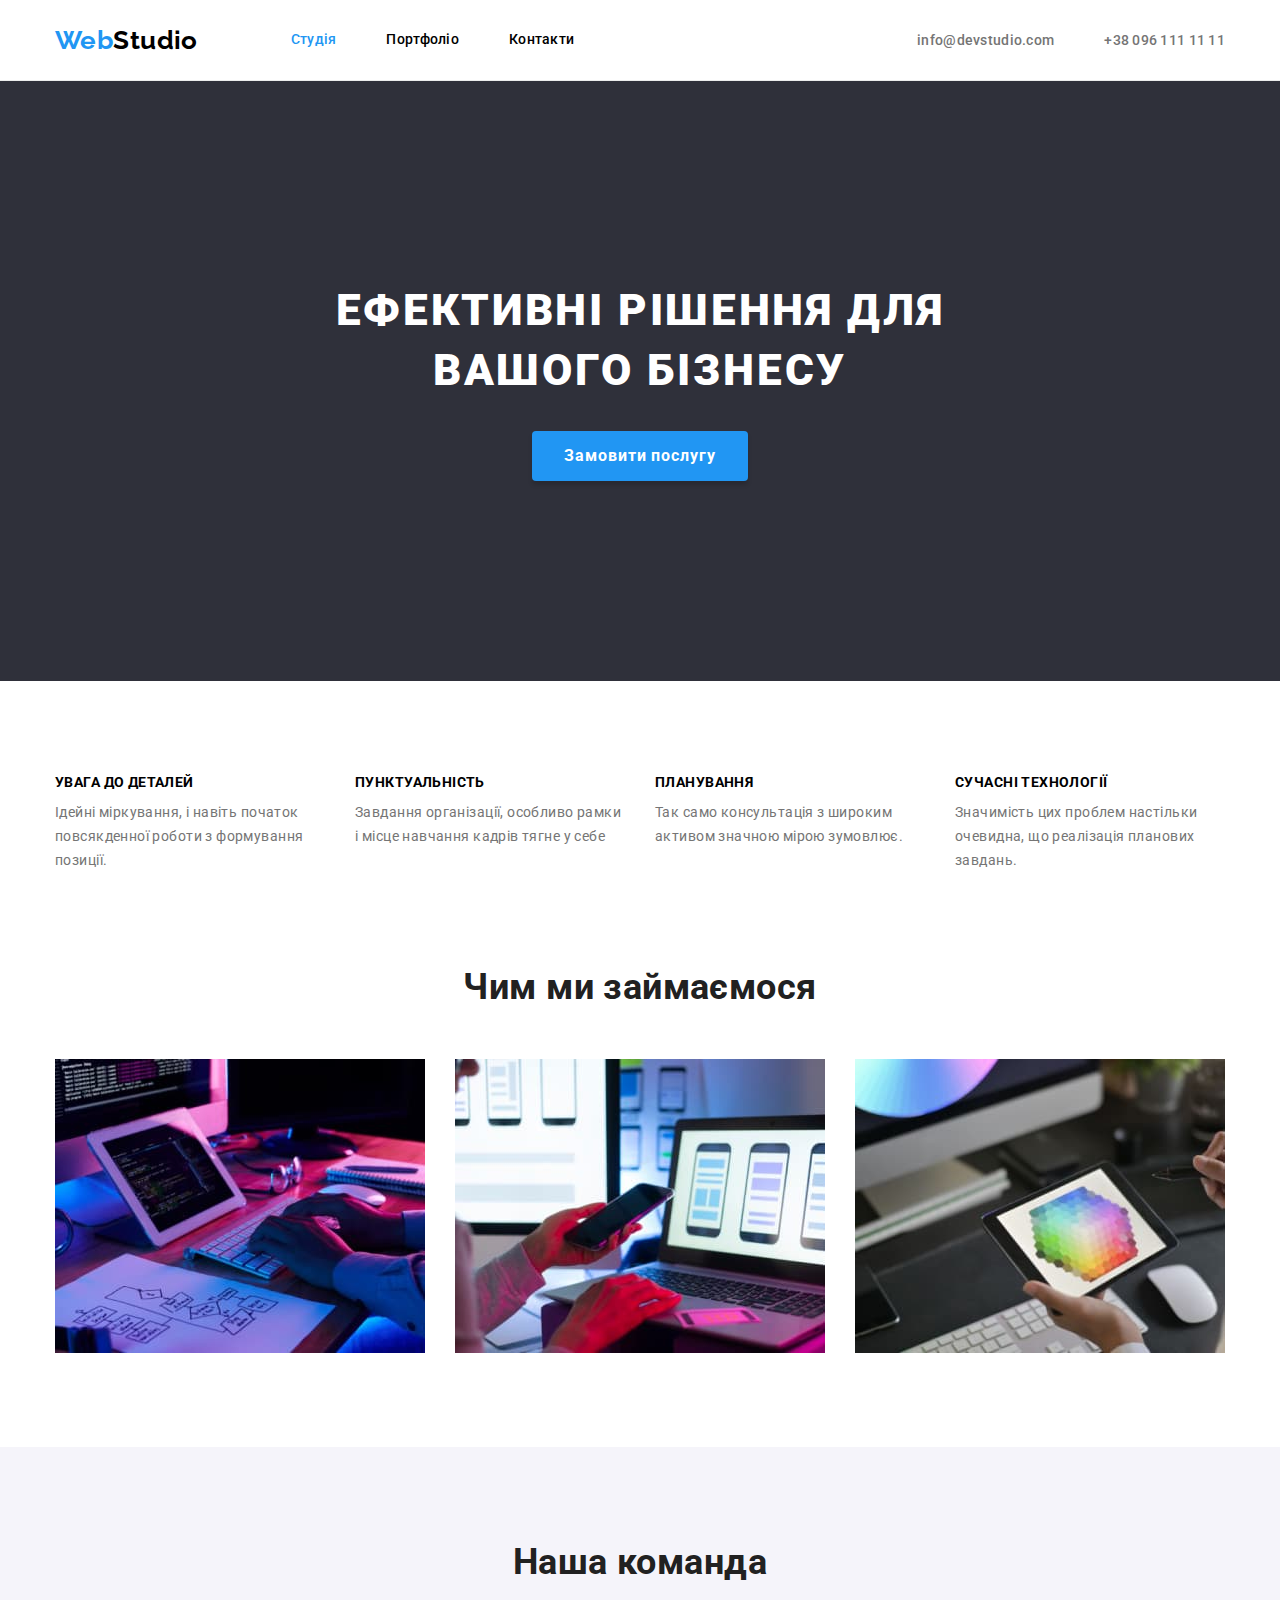
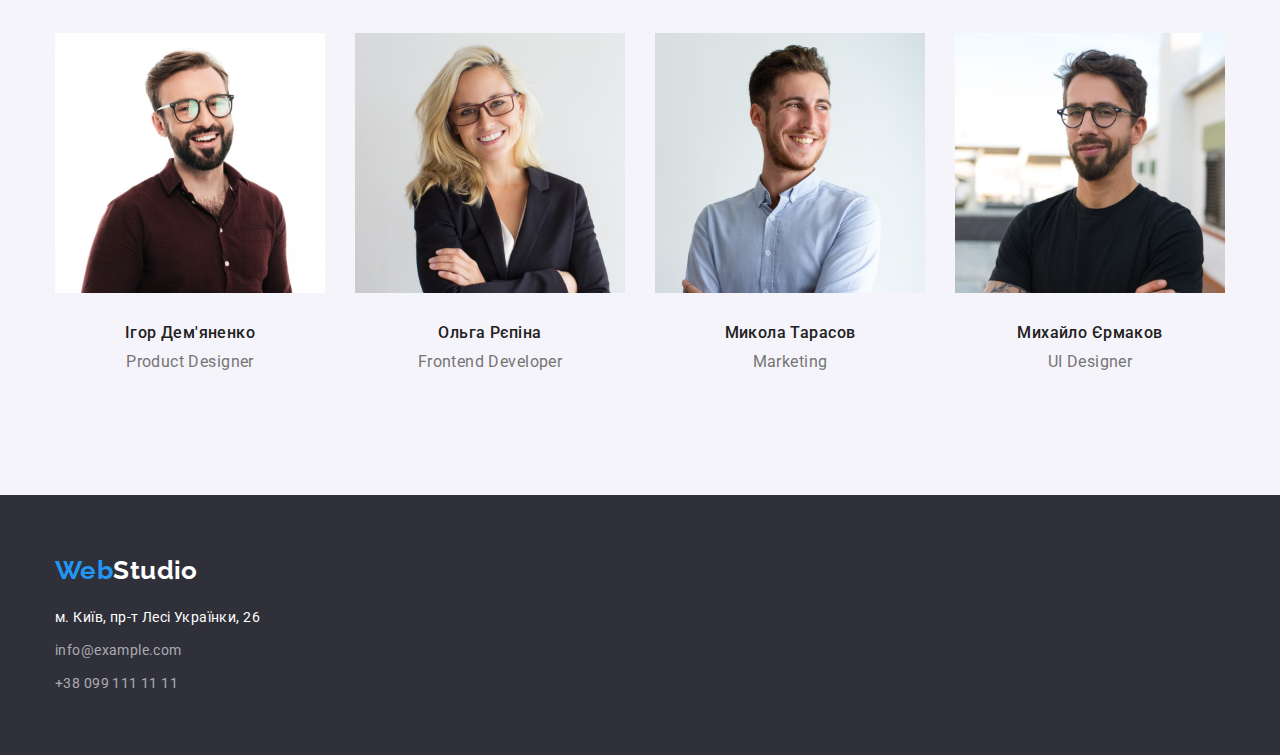
<file: index.html>
<!DOCTYPE html>
<html lang="uk">
  <head>
    <meta charset="UTF-8" />
    <meta http-equiv="X-UA-Compatible" content="IE=edge" />
    <meta name="viewport" content="width=device-width, initial-scale=1.0" />
    <link rel="preconnect" href="https://fonts.googleapis.com" />
    <link rel="preconnect" href="https://fonts.gstatic.com" crossorigin />
    <link
      href="https://fonts.googleapis.com/css2?family=Raleway:wght@700&family=Roboto:wght@400;500;700;900&display=swap"
      rel="stylesheet"
    />
    <link
      rel="stylesheet"
      href="https://cdnjs.cloudflare.com/ajax/libs/modern-normalize/1.0.0/modern-normalize.min.css"
    />
    <link rel="stylesheet" href="./css/styles.css" />
    <title>Main</title>
  </head>
  <body class="body">
    <!--Шапка сайту-->
    <header class="top-header">
      <div class="conteiner main-nav">
        <nav class="top-navigation">
          <a class="logo" href="/." lang="en">
            <span class="logo-web">Web</span
            ><span class="logo-studio">Studio</span></a
          >
          <ul class="menu">
            <li class="menu-item">
              <a class="menu-link current" href="./index.html"> Студія </a>
            </li>
            <li class="menu-item">
              <a class="menu-link" href="./portfolio.html"> Портфоліо </a>
            </li>
            <li class="menu-item">
              <a class="menu-link" href=""> Контакти </a>
            </li>
          </ul>
        </nav>
        <ul class="menu-contacts">
          <li class="contacts-link">
            <a
              class="contacts-link-phone-mail"
              href="mailto:info@devstudio.com"
              lang="en"
              >info@devstudio.com</a
            >
          </li>
          <li class="contacts-link">
            <a class="contacts-link-phone-mail" href="tel:+380961111111"
              >+38 096 111 11 11</a
            >
          </li>
        </ul>
      </div>
    </header>
    <!--Далі іде блок меін-->
    <main>
      <!--Перша секція "замовити послугу"-->
      <section class="try-us section-hero">
        <div class="conteiner tryheader">
          <h1 class="hero-header-class">
            Ефективні рішення для вашого бізнесу
          </h1>
          <button type="button" class="try-button">Замовити послугу</button>
        </div>
      </section>
      <!--Друга секція "наші переваги"-->
      <section class="bests section">
        <div class="conteiner">
          <h2 hidden>Наші переваги</h2>
          <ul class="menu-strong">
            <li class="bests-list">
              <h3 class="list-strong-item">Увага до деталей</h3>
              <p class="text-strong-item">
                Ідейні міркування, і навіть початок повсякденної роботи з
                формування позиції.
              </p>
            </li>
            <li class="bests-list">
              <h3 class="list-strong-item">Пунктуальність</h3>
              <p class="text-strong-item">
                Завдання організації, особливо рамки і місце навчання кадрів
                тягне у себе
              </p>
            </li>
            <li class="bests-list">
              <h3 class="list-strong-item">Планування</h3>
              <p class="text-strong-item">
                Так само консультація з широким активом значною мірою зумовлює.
              </p>
            </li>
            <li class="bests-list">
              <h3 class="list-strong-item">Сучасні технології</h3>
              <p class="text-strong-item">
                Значимість цих проблем настільки очевидна, що реалізація
                планових завдань.
              </p>
            </li>
          </ul>
        </div>
      </section>
      <!--Третя секція "Чим ми займаємось"-->
      <section class="works section-portfolio">
        <div class="conteiner">
          <h2 class="text-portfolio-mail">Чим ми займаємося</h2>
          <ul class="menu-portfolio">
            <li>
              <img
                src="./img/Portfolio/coding.jpg"
                alt="розробка"
                width="370"
                height="294"
              />
            </li>
            <li>
              <img
                src="./img/Portfolio/mobile.jpg"
                alt="мобіліті"
                width="370"
                height="294"
              />
            </li>
            <li>
              <img
                src="./img/Portfolio/graphic.jpg"
                alt="графіка"
                width="370"
                height="294"
              />
            </li>
          </ul>
        </div>
      </section>
      <!--Четверт секція "Наша команда"-->
      <section class="team section">
        <div class="conteiner">
          <h2 class="text-portfolio-mail teamcolor">Наша команда</h2>
          <ul class="team-menu">
            <li>
              <img
                class="teampicture"
                src="./img/Team/demyanenko.jpg"
                alt="demyanenko"
                width="270"
                height="260"
              />
              <div class="team-discription">
                <h3 class="team-name">Ігор Дем'яненко</h3>
                <p lang="en" class="team-profession">Product Designer</p>
              </div>
            </li>
            <li>
              <img
                class="teampicture"
                src="./img/Team/repina.jpg"
                alt="repina"
                width="270"
                height="260"
              />
              <div class="team-discription">
                <h3 class="team-name">Ольга Рєпіна</h3>
                <p lang="en" class="team-profession">Frontend Developer</p>
              </div>
            </li>
            <li>
              <img
                class="teampicture"
                src="./img/Team/tarasov.jpg"
                alt="tarasov"
                width="270"
                height="260"
              />
            <div class="team-discription">
              <h3 class="team-name">Микола Тарасов</h3>
              <p lang="en" class="team-profession">Marketing</p>
            </div>
            </li>
            <li>
              <img
                class="teampicture"
                src="./img/Team/ermakov.jpg"
                alt="ermakov"
                width="270"
                height="260"
              />
            <div class="team-discription">
              <h3 class="team-name">Михайло Єрмаков</h3>
              <p lang="en" class="team-profession">UI Designer</p>
            </div>
            </li>
          </ul>
        </div>
      </section>
    </main>
    <!--Далі йдемо до підвалу-->
    <footer class="footer-main">
      <div class="conteiner">
        <a class="logo-button" href="/." lang="en">
          <span class="logo-web">Web</span
          ><span class="logo-studio logo-studio-footer">Studio</span></a
        >
        <address class="father-adress">
          <ul class="footer-adress-menu">
            <li class="footer-links">
              <a
                class="footer-contact-link mailto"
                href="https://goo.gl/maps/aKqt5xky7KFVWU1r5"
                target="_blank"
                rel="noopener noreferrer"
                >м. Київ, пр-т Лесі Українки, 26</a
              >
            </li>
            <li class="footer-links">
              <a class="footer-contact-link" href="mailto:info@example.com"
                >info@example.com</a
              >
            </li>
            <li class="footer-links">
              <a class="footer-contact-link" href="tel:+380991111111"
                >+38 099 111 11 11</a
              >
            </li>
          </ul>
        </address>
      </div>
    </footer>
  </body>
</html>
</file>
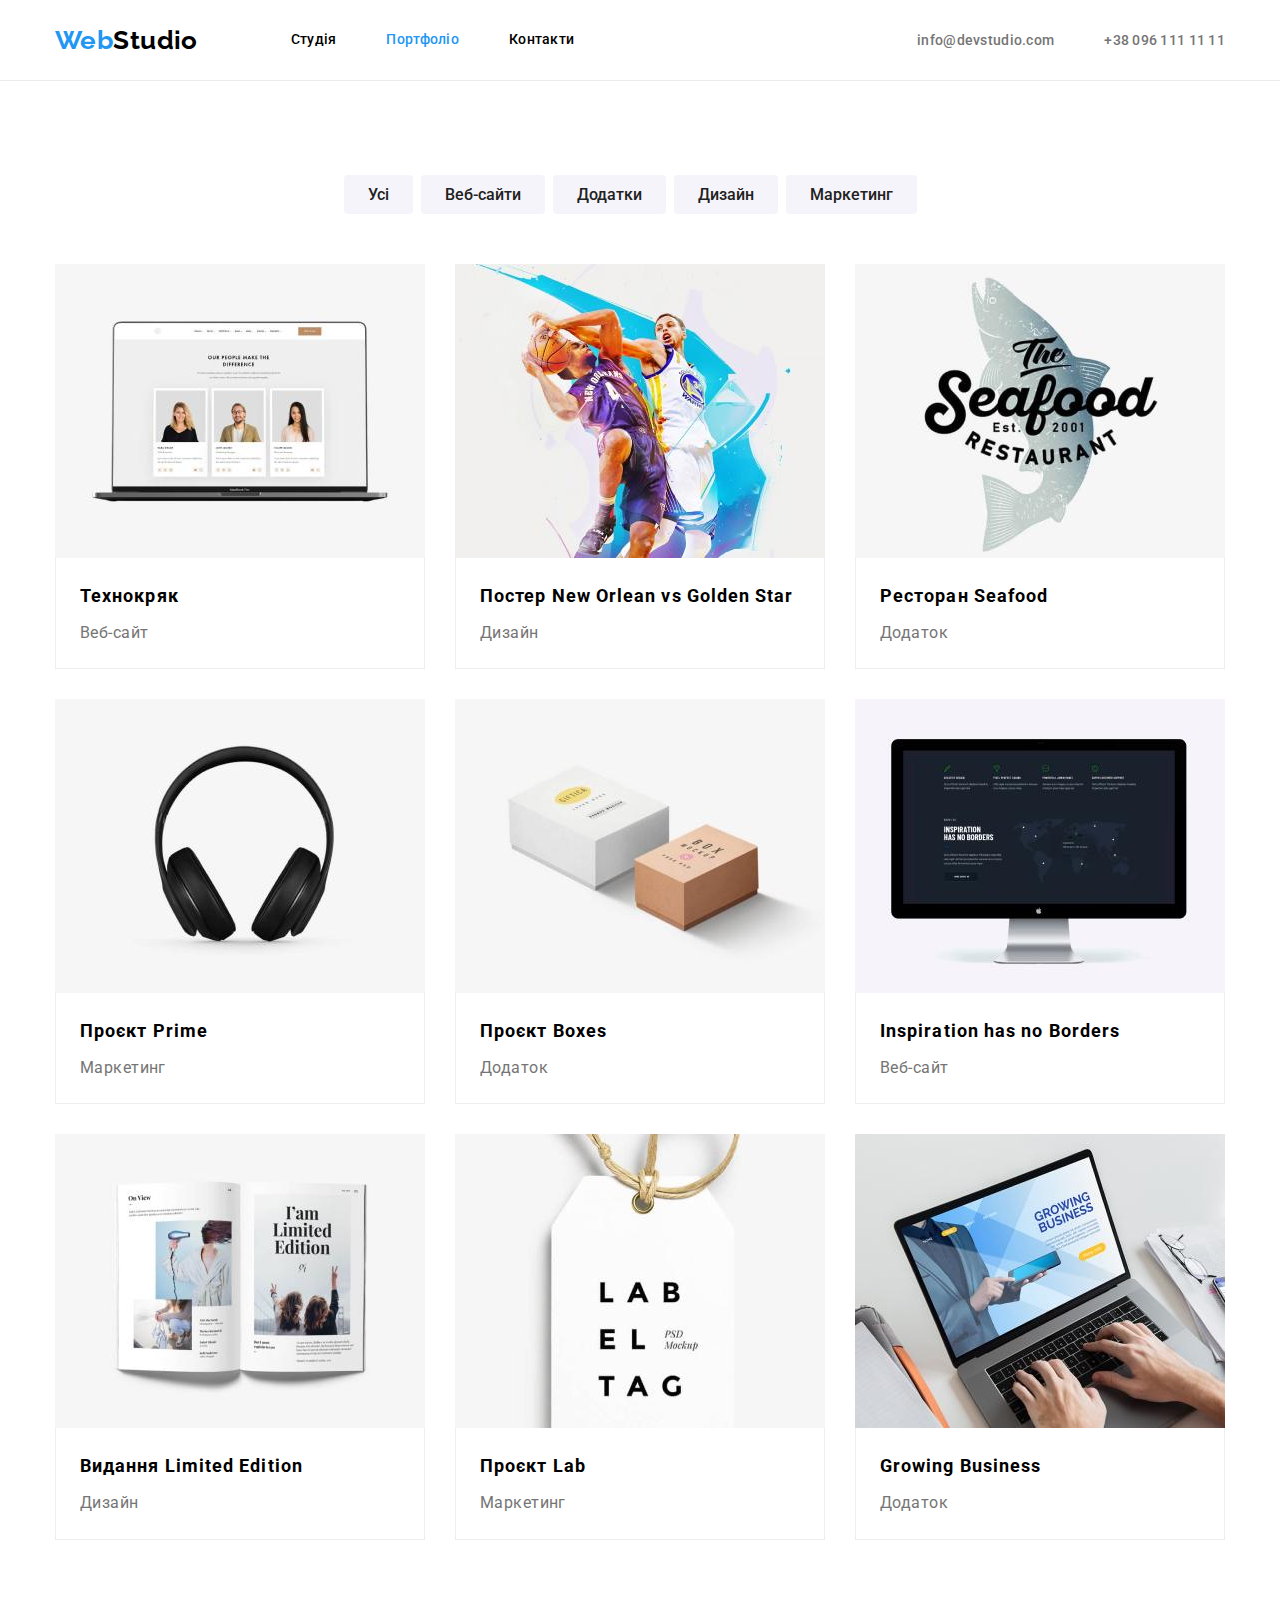
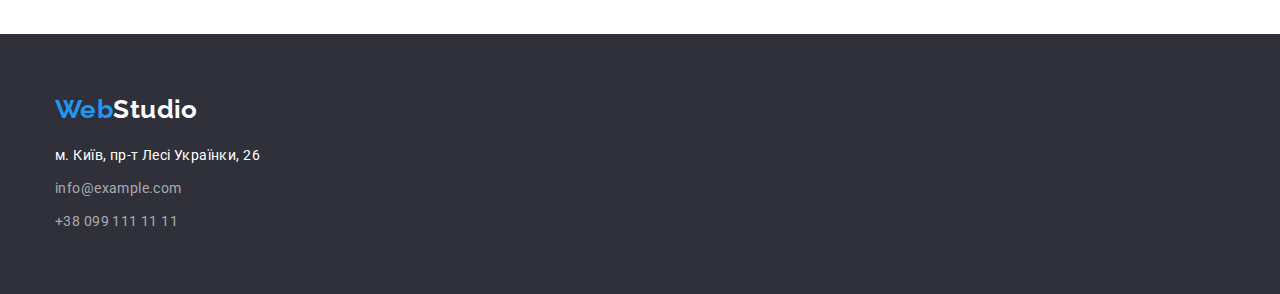
<file: portfolio.html>
<!DOCTYPE html>
<html lang="uk">
  <head>
    <meta charset="UTF-8" />
    <meta http-equiv="X-UA-Compatible" content="IE=edge" />
    <meta name="viewport" content="width=device-width, initial-scale=1.0" />
    <link rel="preconnect" href="https://fonts.googleapis.com" />
    <link rel="preconnect" href="https://fonts.gstatic.com" crossorigin />
    <link
      href="https://fonts.googleapis.com/css2?family=Raleway:wght@700&family=Roboto:wght@400;500;700;900&display=swap"
      rel="stylesheet"
    />
    <link
      rel="stylesheet"
      href="https://cdnjs.cloudflare.com/ajax/libs/modern-normalize/1.0.0/modern-normalize.min.css"
    />
    <link rel="stylesheet" href="./css/styles.css" />
    <title>Portfolio</title>
  </head>
  <body class="body">
    <!--Header-->
    <header class="top-header">
      <div class="conteiner main-nav">
        <nav class="top-navigation">
          <a class="logo" href="/." lang="en">
            <span class="logo-web">Web</span
            ><span class="logo-studio">Studio</span></a
          >
          <ul class="menu">
            <li class="menu-item">
              <a class="menu-link" href="./index.html"> Студія </a>
            </li>
            <li class="menu-item">
              <a class="menu-link current" href="./portfolio.html">
                Портфоліо
              </a>
            </li>
            <li class="menu-item">
              <a class="menu-link" href=""> Контакти </a>
            </li>
          </ul>
        </nav>
        <ul class="menu-contacts">
          <li class="contacts-link">
            <a
              class="contacts-link-phone-mail"
              href="mailto:info@devstudio.com"
              lang="en"
              >info@devstudio.com</a
            >
          </li>
          <li class="contacts-link">
            <a class="contacts-link-phone-mail" href="tel:+380961111111"
              >+38 096 111 11 11</a
            >
          </li>
        </ul>
      </div>
    </header>
    <!--Main-->
    <main>
      <!--UL з кнопками-->
      <section class="main-section">
        <div class="conteiner">
          <h1 hidden>Large section</h1>
          <ul class="buttons-menu">
            <li><button type="button" class="button-portfolio">Усі</button></li>
            <li>
              <button type="button" class="button-portfolio">Веб-сайти</button>
            </li>
            <li>
              <button type="button" class="button-portfolio">Додатки</button>
            </li>
            <li>
              <button type="button" class="button-portfolio">Дизайн</button>
            </li>
            <li>
              <button type="button" class="button-portfolio last">
                Маркетинг
              </button>
            </li>
          </ul>
          <!--UL з картинками-->
          <ul class="pictures-list">
            <li class="lists-blocks">
              <img
                src="./img/Pageportfolio/mac.jpg"
                alt="Макбук"
                width="370"
                height="294"
              />
            <div class="options-discription">
              <h2 class="name-picture-section">Технокряк</h2>
              <p class="caption-picture-section">Веб-сайт</p>
            </div>
            </li>
            <li class="lists-blocks">
              <img
                src="./img/Pageportfolio/basketball.jpg"
                alt="Баскетбол"
                width="370"
                height="294"
              />
            <div class="options-discription">
              <h2 class="name-picture-section">
                Постер <span lang="en">New Orlean vs Golden Star</span>
              </h2>
              <p class="caption-picture-section">Дизайн</p>
            </div>
            </li>
            <li class="lists-blocks">
              <img
                src="./img/Pageportfolio/fish.jpg"
                alt="Рибамоя"
                width="370"
                height="294"
              />
            <div class="options-discription">  
              <h2 class="name-picture-section">
                Ресторан <span lang="en">Seafood</span>
              </h2>
              <p class="caption-picture-section">Додаток</p>
            </div>
            </li>
            <li class="lists-blocks">
              <img
                src="./img/Pageportfolio/headphone.jpg"
                alt="навушники"
                width="370"
                height="294"
              />
            <div class="options-discription">
              <h2 class="name-picture-section">
                Проєкт <span lang="en">Prime</span>
              </h2>
              <p class="caption-picture-section">Маркетинг</p>
            </div>
              
            </li>
            <li class="lists-blocks">
              <img
                src="img/Pageportfolio/box.jpg"
                alt="Коробки"
                width="370"
                height="294"
              />
            <div class="options-discription">
              <h2 class="name-picture-section">
                Проєкт <span lang="en">Boxes</span>
              </h2>
              <p class="caption-picture-section">Додаток</p>
            </div>
  
            </li>
            <li class="lists-blocks">
              <img
                src="./img/Pageportfolio/monitor.jpg"
                alt="Монітор"
                width="370"
                height="294"
              />
            <div class="options-discription">
              <h2 class="name-picture-section">
              <span lang="en">Inspiration has no Borders</span>
            </h2>
            <p class="caption-picture-section">Веб-сайт</p>
          </div>
            </li>
            <li class="lists-blocks">
              <img
                src="./img/Pageportfolio/journal.jpg"
                alt="Журнал"
                width="370"
                height="294"
              />
            <div class="options-discription">
              <h2 class="name-picture-section">
              Видання <span lang="en">Limited Edition</span>
              </h2>
              <p class="caption-picture-section">Дизайн</p>
            </div>
            </li>
            <li class="lists-blocks">
              <img
                src="./img/Pageportfolio/birka.jpg"
                alt="Бірка"
                width="370"
                height="294"
              />
              <div class="options-discription">
                <h2 class="name-picture-section">
                Проєкт <span lang="en">Lab</span>
                </h2>
                <p class="caption-picture-section">Маркетинг</p>
              </div>
            </li>
            <li class="lists-blocks">
              <img
                src="./img/Pageportfolio/notebook.jpg"
                alt="Ноутбук"
                width="370"
                height="294"
              />
              <div class="options-discription">
                <h2 class="name-picture-section">
                  <span lang="en">Growing Business</span>
                </h2>
                <p class="caption-picture-section">Додаток</p>
              </div>
            </li>
          </ul>
        </div>
      </section>
    </main>
    <!--Footer-->
    <footer class="footer-main">
      <div class="conteiner">
        <a class="logo-button" href="/." lang="en">
          <span class="logo-web">Web</span
          ><span class="logo-studio logo-studio-footer">Studio</span></a
        >
        <address class="father-adress">
          <ul class="footer-adress-menu">
            <li class="footer-links">
              <a
                class="footer-contact-link mailto"
                href="https://goo.gl/maps/aKqt5xky7KFVWU1r5"
                target="_blank"
                rel="noopener noreferrer"
                >м. Київ, пр-т Лесі Українки, 26</a
              >
            </li>
            <li class="footer-links">
              <a class="footer-contact-link" href="mailto:info@example.com"
                >info@example.com</a
              >
            </li>
            <li class="footer-links">
              <a class="footer-contact-link" href="tel:+380991111111"
                >+38 099 111 11 11</a
              >
            </li>
          </ul>
        </address>
      </div>
    </footer>
  </body>
</html>
</file>
<file: css/styles.css>
.body {
  font-family: "Roboto", sans-serif;
  font-size: 14px;
  letter-spacing: 0.03em;
  font-weight: 500;
  background-color: var(--white-color);
}

:root {
  --brand-color: #000000;
  --gray-color: #757575;
  --blue-color: #2196f3;
  --try-button-focus: cornflowerblue;
  --white-color: #ffffff;
  --our-team-bg: #f5f4fa;
  --main-bg-color: #2f303a;
  --button-portfolio-color: #212121;
  --portfolio-border: #eeeeee;
  --header-border: #ececec;
}
a {
  cursor: pointer;
  text-decoration: none;
}
a:hover {
  text-decoration: none;
}
a:visited {
  text-decoration: none;
}
a:active {
  text-decoration: none;
}
button {
  cursor: pointer;
}
/* Reset h,p,ul */

h1,
h2,
h3,
h4,
p,
ul {
  margin: 0;
  padding: 0;
}

/* Reset Default img */
img {
  display: block;
  max-width: 100%;
  height: auto;
}

/* MAIN PAGE */

/* Paddings for sections */
.section {
  padding-top: 94px;
  padding-bottom: 94px;
}

.section-hero {
  padding-top: 200px;
  padding-bottom: 200px;
}

.section-portfolio {
  /* В макете нет верхнего падинга поэтому обнуляем */
  padding-top: 0;
  padding-bottom: 94px;
}

/* Header */
/* Logo */

.top-header {
  border-bottom: 1px solid var(--header-border);
}
.conteiner {
  /* outline: 2px solid tomato; */
  width: 1200px;
  margin-left: auto;
  margin-right: auto;
  padding-left: 15px;
  padding-right: 15px;
}

.main-nav {
  display: flex;
  align-items: center;
}

.top-navigation {
  display: flex;
  align-items: center;
}

.logo {
  text-decoration: none;
  list-style-type: none;
  margin-right: 93px;
}
.logo-web {
  font-family: "Raleway";
  font-weight: 700;
  font-size: 26px;
  line-height: 1.19;
  color: var(--blue-color);
  text-decoration: none;
}
.logo-studio {
  font-family: "Raleway";
  font-weight: 700;
  font-size: 26px;
  line-height: 1.19;
  color: var(--brand-color);
}
/* Li */
.menu {
  list-style-type: none;
  display: flex;
}

.menu-item:not(:last-child) {
  margin-right: 50px;
}

.menu-link {
  display: block;
  line-height: 1.14;
  letter-spacing: 0.02em;
  color: var(--brand-color);
  padding-top: 32px;
  padding-bottom: 32px;
}
.menu-link:focus,
.menu-link:hover {
  color: var(--blue-color);
}

.current {
  color: var(--blue-color);
}
.menu-contacts {
  display: flex;
  margin-left: auto;
  list-style-type: none;
}

.contacts-link:not(:first-child) {
  margin-left: 50px;
}

.contacts-link-phone-mail {
  line-height: 1.14;
  letter-spacing: 0.02em;
  color: var(--gray-color);
}
.contacts-link-phone-mail:focus,
.contacts-link-phone-mail:hover {
  color: var(--blue-color);
}
/*Перша секція "замовити послугу"*/

.try-us {
  background-color: var(--main-bg-color);
}
.hero-header-class {
  margin-left: 235px;
  margin-right: 235px;
  margin-top: 0;
  margin-bottom: 30px;
  font-weight: 900;
  font-size: 44px;
  line-height: 1.36;
  text-align: center;
  letter-spacing: 0.06em;
  color: var(--white-color);
  text-transform: uppercase;

  /* outline: 2px solid tomato; */
}
.try-button {
  display: block;
  margin: 0 auto;
  padding: 10px 32px 10px 32px;
  align-items: center;
  text-align: center;
  font-family: "Roboto";
  font-weight: 700;
  font-size: 16px;
  line-height: 1.88;
  justify-content: center;
  letter-spacing: 0.06em;
  color: var(--white-color);
  background-color: var(--blue-color);
  box-shadow: 0px 4px 4px rgba(0, 0, 0, 0.15);
  border-radius: 4px;
  border: none;

  /* outline: 2px solid tomato; */
}
.try-button:hover,
.try-button:focus {
  background: var(--try-button-focus);
}
/*Друга секція "наші переваги"*/

.menu-strong {
  list-style-type: none;
  display: flex;
}
.list-strong-item {
  margin-bottom: 10px;
  font-size: 14px;
  font-weight: 700;
  line-height: 1.14;
  text-transform: uppercase;
  color: var(--brand-color);
}

.bests-list {
  width: 270px;
}

.bests-list:not(:last-child) {
  margin-right: 30px;
}
/*Нижче я вказав фонт вейт 400, бо за замовченням я поставив 500*/
.text-strong-item {
  font-weight: 400;
  line-height: 1.71;
  color: var(--gray-color);
}
/*Третя секція "Чим ми займаємось"*/
.works {
  background-color: var(--white-color);
}
.text-portfolio-mail {
  margin-bottom: 50px;
  font-style: normal;
  font-weight: 700;
  font-size: 36px;
  line-height: 1.17;
  text-align: center;
  color: var(--button-portfolio-color);
}
.menu-portfolio {
  display: flex;
  justify-content: space-between;
  list-style-type: none;
}
/*Четверт секція "Наша команда"*/

.team {
  background-color: var(--our-team-bg);
}

.team-menu {
  display: flex;
  justify-content: space-between;
  list-style-type: none;
}


.team-discription{
  padding-top: 30px;
  padding-bottom: 30px;
}

.team-name {
  margin-bottom: 10px;
  font-weight: 500;
  font-size: 16px;
  line-height: 1.19;
  text-align: center;
  color: var(--button-portfolio-color);
}
.team-profession {
  font-weight: 400;
  font-size: 16px;
  line-height: 1.19;
  text-align: center;
  color: var(--gray-color);
}
/* Далі йдемо до підвалу */
.footer-main {
  padding-top: 60px;
  padding-bottom: 60px;
  background-color: var(--main-bg-color);
}

.father-adress {
  margin-top: 20px;
}
.footer-adress-menu {
  list-style-type: none;
}
.footer-contact-link {
  font-weight: 400;
  text-decoration: none;
  font-style: normal;
  line-height: 1.71;
  color: rgba(255, 255, 255, 0.6);
}
.footer-links:not(:last-child) {
  margin-bottom: 9px;
}
.mailto {
  color: var(--white-color);
}
.footer-contact-link:focus,
.footer-contact-link:hover {
  color: var(--blue-color);
}
.logo-studio-footer {
  color: var(--white-color);
}
/* Portfolio Page*/
.main-section {
  background-color: var(--white-color);
  padding-top: 94px;
  padding-bottom: 94px;
}
/* UL with buttons*/
.buttons-menu {
  display: flex;
  justify-content: center;
  margin-right: 20px;
  margin-bottom: 50px;
  list-style-type: none;
}
.button-portfolio {
  padding: 6px 24px 6px 24px;
  font-style: normal;
  margin-right: 8px;
  background-color: var(--our-team-bg);
  font-family: "Roboto";
  font-weight: 500;
  font-size: 16px;
  line-height: 1.71;
  text-align: center;
  color: var(--button-portfolio-color);
  border-radius: 4px;
  border: none;
}
.button-portfolio:focus,
.button-portfolio:hover {
  color: var(--white-color);
  background-color: var(--blue-color);
  box-shadow: 0px 3px 1px rgba(0, 0, 0, 0.1), 0px 1px 2px rgba(0, 0, 0, 0.08),
    0px 2px 2px rgba(0, 0, 0, 0.12);
  border: none;
}
.last {
  margin-right: 0;
}

/* UL with picture*/

.lists-blocks {
  margin-right: 30px;
  margin-bottom: 30px;
}
.lists-blocks:nth-child(3n) {
  margin-right: 0;
}

.lists-blocks:nth-last-child(-n + 3) {
  margin-bottom: 0;
}

.pictures-list {
  display: flex;
  flex-wrap: wrap;
  list-style-type: none;
}
.options-discription {
  padding: 20px 24px;
  border-right: 1px solid var(--portfolio-border);
  border-bottom: 1px solid var(--portfolio-border);
  border-left: 1px solid var(--portfolio-border);
}
.name-picture-section {
  margin-bottom: 4px;
  font-weight: 700;
  font-size: 18px;
  line-height: 2;
  letter-spacing: 0.06em;
  color: var(--brand-color);
}
.caption-picture-section {
  font-weight: 400;
  font-size: 16px;
  line-height: 1.88;
  color: var(--gray-color);
}
</file>
